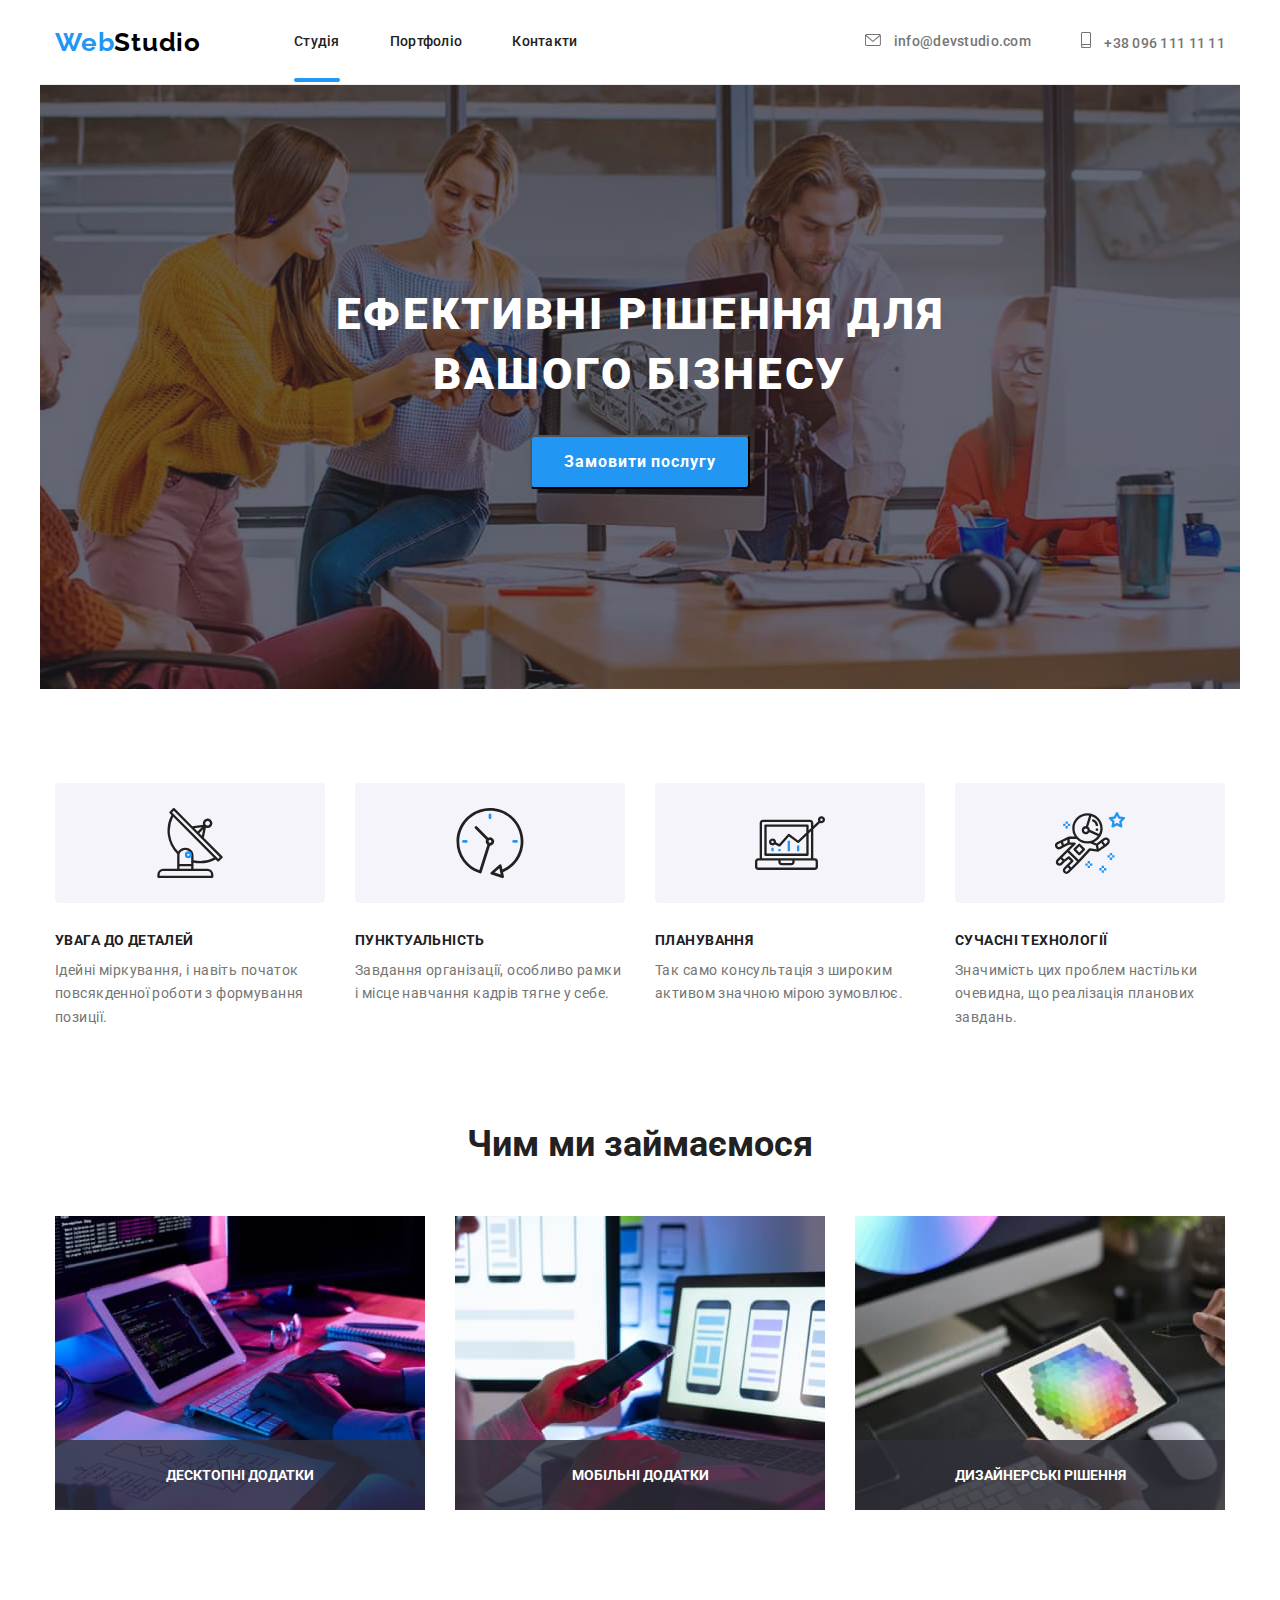
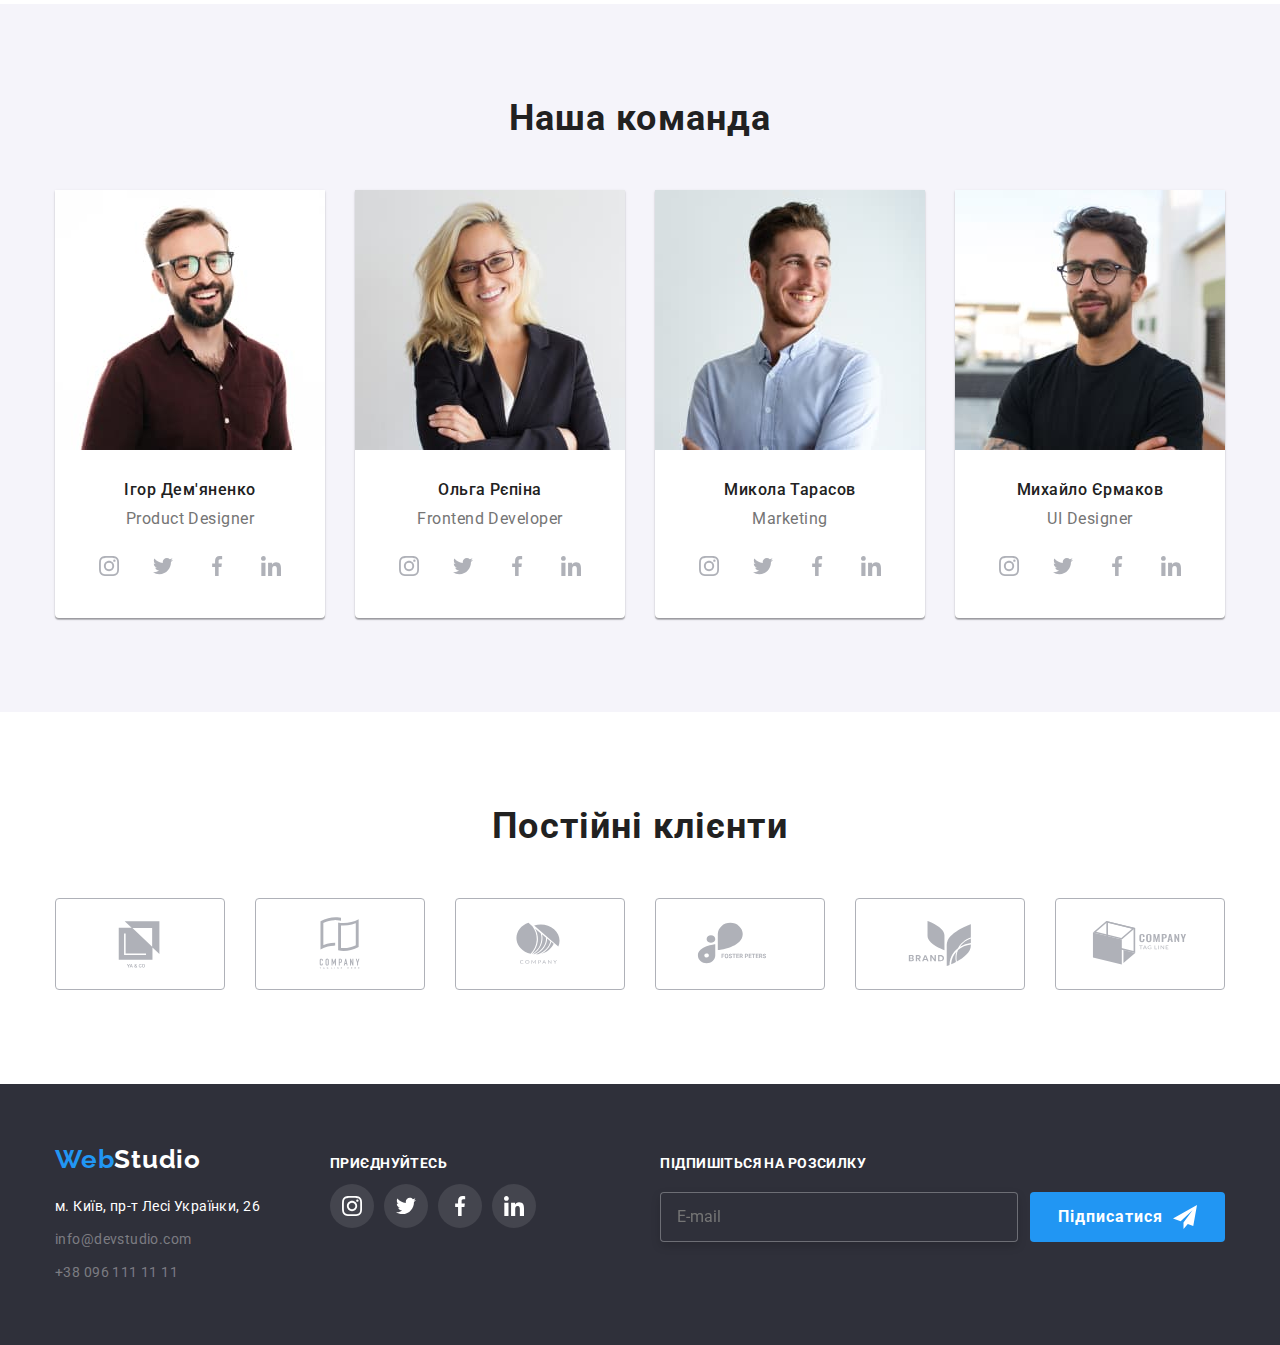
<file: index.html>
<!DOCTYPE html>
<html lang="uk">
  <head>
    <meta charset="UTF-8" />
    <meta http-equiv="X-UA-Compatible" content="IE=edge" />
    <meta name="viewport" content="width=device-width, initial-scale=1.0" />
    <title>WebStudio</title>
    <link
      rel="stylesheet"
      href="https://cdnjs.cloudflare.com/ajax/libs/modern-normalize/1.1.0/modern-normalize.min.css"
    />
    <link rel="stylesheet" href="./css/main.min.css" />
    <link rel="preconnect" href="https://fonts.googleapis.com" />
    <link rel="preconnect" href="https://fonts.gstatic.com" crossorigin />
    <link
      href="https://fonts.googleapis.com/css2?family=Raleway:wght@700&family=Roboto:wght@400;500;700;900&display=swap"
      rel="stylesheet"
    />
  </head>

  <body>
    <header class="header container">
      <div class="header__container">
        <nav class="header__nav">
          <a href="./index.html" class="logo"><span class="logo__text">Web</span>Studio</a>
          <ul class="header__menu list">
            <li class="header__item">
              <a href="#" class="header__link header__link--current">Студія</a>
            </li>
            <li class="header__item">
              <a href="./portfolio.html" class="header__link">Портфоліо</a>
            </li>
            <li class="header__item">
              <a href="#" class="header__link">Контакти</a>
            </li>
          </ul>
        </nav>
        <div class="contacts">
          <ul class="contacts__menu list">
            <li class="contacts__item">
              <a href="#" class="contacts__link">
                <svg class="contacts__icon" width="16" height="12">
                  <use href="./images/icons.svg#icon-envelope"></use>
                </svg>
                info@devstudio.com
              </a>
            </li>
            <li class="contacts__item">
              <a href="#" class="contacts__link"
                ><svg class="contacts__icon" width="10" height="16">
                  <use href="./images/icons.svg#icon-smartphone"></use>
                </svg>
                +38 096 111 11 11</a
              >
            </li>
          </ul>
        </div>
        <button class="header__burger-menu js-open-menu" type="button">
          <svg class="header__icon" width="40" height="40">
            <use href="./images/icons.svg#icon-menu"></use>
          </svg>
        </button>

        <div class="mobile-menu js-menu-container" id="mobile-menu">
          <div class="mobile-menu__container">
            <button class="mobile-menu__close-button js-close-menu" type="button">
              <svg width="40px" height="40px" class="mobile-menu__icon">
                <use href="./images/icons.svg#icon-close"></use>
              </svg>
            </button>
            <nav class="mobile-menu__navigation">
              <ul class="mobile-menu__nav">
                <li class="mobile-menu__nav-item">
                  <a class="mobile-menu__link mobile-menu__link--current" href="">Студія</a>
                </li>
                <li class="mobile-menu__nav-item">
                  <a class="mobile-menu__link" href="">Портфоліо</a>
                </li>
                <li class="mobile-menu__nav-item">
                  <a class="mobile-menu__link" href="">Контакти</a>
                </li>
              </ul>
            </nav>
            <ul class="mobile-menu__contacts">
              <li class="mobile-menu__contacts-item">
                <a class="mobile-menu__contacts-link mobile-menu__contacts-link--phone" href=""
                  >+38 096 111 11 11</a
                >
              </li>
              <li class="mobile-menu__contacts-item">
                <a class="mobile-menu__contacts-link" href="mailto:info@devstudio.com"
                  >info@devstudio.com</a
                >
              </li>
            </ul>
            <ul class="mobile-menu__social list">
              <li class="mobile-menu__social-item">
                <a class="mobile-menu__social-link" href="">Instagram</a>
              </li>
              <li class="mobile-menu__social-item">
                <a class="mobile-menu__social-link" href="">Twitter</a>
              </li>
              <li class="mobile-menu__social-item">
                <a class="mobile-menu__social-link" href="">Facebook</a>
              </li>
              <li class="mobile-menu__social-item">
                <a class="mobile-menu__social-link" href="">LinkedIn</a>
              </li>
            </ul>
          </div>
        </div>
      </div>
    </header>
    <main>
      <section class="hero container">
        <div class="hero__box">
          <h1 class="hero__title">Ефективні рішення для вашого бізнесу</h1>
          <button type="button" class="button" data-modal-open>Замовити послугу</button>
        </div>
      </section>
      <section class="features section">
        <div class="container">
          <h2 class="features__title-box visually-hidden">Наші переваги</h2>
          <ul class="features__menu list">
            <li class="features__item">
              <div class="features__list">
                <svg width="70" height="70">
                  <use href="./images/icons.svg#icon-antenna"></use>
                </svg>
              </div>
              <h3 class="features__title">Увага до деталей</h3>
              <p class="features__text">
                Ідейні міркування, і навіть початок повсякденної роботи з формування позиції.
              </p>
            </li>
            <li class="features__item">
              <div class="features__list">
                <svg width="70" height="70">
                  <use href="./images/icons.svg#icon-clock"></use>
                </svg>
              </div>
              <h3 class="features__title">Пунктуальність</h3>
              <p class="features__text">
                Завдання організації, особливо рамки і місце навчання кадрів тягне у себе.
              </p>
            </li>
            <li class="features__item">
              <div class="features__list">
                <svg width="70" height="70">
                  <use href="./images/icons.svg#icon-diagram"></use>
                </svg>
              </div>
              <h3 class="features__title">Планування</h3>
              <p class="features__text">
                Так само консультація з широким активом значною мірою зумовлює.
              </p>
            </li>
            <li class="features__item">
              <div class="features__list">
                <svg width="70" height="70">
                  <use href="./images/icons.svg#icon-astronaut"></use>
                </svg>
              </div>
              <h3 class="features__title">Сучасні технології</h3>
              <p class="features__text">
                Значимість цих проблем настільки очевидна, що реалізація планових завдань.
              </p>
            </li>
          </ul>
        </div>
      </section>
      <section class="work section">
        <div class="container">
          <h2 class="work__title">Чим ми займаємося</h2>
          <ul class="work__menu list">
            <li>
              <div class="work__activity">
                <img
                  srcset="./images/img1@2x.jpg 2x, ./images/img1.jpg 1x"
                  src="./images/img1.jpg"
                  alt="Людина пише код на планшеті з клавіатури"
                  width="370"
                />
                <p class="work__label">Десктопні додатки</p>
              </div>
            </li>
            <li>
              <div class="work__activity">
                <img
                  srcset="./images/img2@2x.jpg 2x, ./images/img2.jpg 1x"
                  src="./images/img2.jpg"
                  alt="Людина розробляє макет телефона на комп'ютері"
                  width="370"
                />
                <p class="work__label">Мобільні додатки</p>
              </div>
            </li>
            <li>
              <div class="work__activity">
                <img
                  srcset="./images/img3@2x.jpg 2x, ./images/img3.jpg 1x"
                  src="./images/img3.jpg"
                  alt="Людина працює на планшеті"
                  width="370"
                />
                <p class="work__label">Дизайнерські рішення</p>
              </div>
            </li>
          </ul>
        </div>
      </section>
      <section class="team section">
        <div class="container">
          <h2 class="team__title">Наша команда</h2>
          <ul class="team__menu list">
            <li class="team__image">
              <picture>
                <source
                  srcset="./images/img-team1-desktop@2x.jpg 2x, ./images/img-team1-desktop.jpg 1x"
                  type="image/jpg"
                  media="(min-width:1200px)"
                />
                <source
                  srcset="./images/img-team1-tablet@2x.jpg 2x"
                  type="image/jpg"
                  media="(min-width:768px)"
                />
                <source
                  srcset="./images/img-team1-mobile@2x.jpg 2x, ./images/img-team1-mobile.jpg 1x"
                  type="image/jpg"
                  media="(min-width:320px)"
                />

                <img
                  src="./images/img-team1-tablet.jpg"
                  alt="Чоловік в коричневій сорочці посміхається"
                />
              </picture>

              <div class="team__card">
                <h3 class="team__label">Ігор Дем'яненко</h3>
                <p class="team__subtitle">Product Designer</p>
                <ul class="social list">
                  <li class="social__item">
                    <a href="" class="social__link">
                      <svg class="social__icon" width="20" height="20">
                        <use href="./images/icons.svg#icon-instagram"></use>
                      </svg>
                    </a>
                  </li>
                  <li class="social__item">
                    <a href="" class="social__link">
                      <svg class="social__icon" width="20" height="20">
                        <use href="./images/icons.svg#icon-twitter"></use>
                      </svg>
                    </a>
                  </li>
                  <li class="social__item">
                    <a href="" class="social__link">
                      <svg class="social__icon" width="20" height="20">
                        <use href="./images/icons.svg#icon-facebook"></use>
                      </svg>
                    </a>
                  </li>
                  <li class="social__item">
                    <a href="" class="social__link">
                      <svg class="social__icon" width="20" height="20">
                        <use href="./images/icons.svg#icon-linkedin"></use>
                      </svg>
                    </a>
                  </li>
                </ul>
              </div>
            </li>
            <li class="team__image">
              <picture>
                <source
                  srcset="./images/img-team2-desktop@2x.jpg 2x, ./images/img-team2-desktop.jpg 1x"
                  type="image/jpg"
                  media="(min-width:1200px)"
                />
                <source
                  srcset="./images/img-team2-tablet@2x.jpg 2x"
                  type="image/jpg"
                  media="(min-width:768px)"
                />
                <source
                  srcset="./images/img-team2-mobile@2x.jpg 2x, ./images/img-team2-mobile.jpg 1x"
                  type="image/jpg"
                  media="(min-width:320px)"
                />

                <img
                  src="./images/img-team2-tablet.jpg"
                  alt="Чоловік в коричневій сорочці посміхається"
                />
              </picture>
              <div class="team__card">
                <h3 class="team__label">Ольга Рєпіна</h3>
                <p class="team__subtitle">Frontend Developer</p>
                <ul class="social list">
                  <li class="social__item">
                    <a href="" class="social__link">
                      <svg class="social__icon" width="20" height="20">
                        <use href="./images/icons.svg#icon-instagram"></use>
                      </svg>
                    </a>
                  </li>
                  <li class="social__item">
                    <a href="" class="social__link">
                      <svg class="social__icon" width="20" height="20">
                        <use href="./images/icons.svg#icon-twitter"></use>
                      </svg>
                    </a>
                  </li>
                  <li class="social__item">
                    <a href="" class="social__link">
                      <svg class="social__icon" width="20" height="20">
                        <use href="./images/icons.svg#icon-facebook"></use>
                      </svg>
                    </a>
                  </li>
                  <li class="social__item">
                    <a href="" class="social__link">
                      <svg class="social__icon" width="20" height="20">
                        <use href="./images/icons.svg#icon-linkedin"></use>
                      </svg>
                    </a>
                  </li>
                </ul>
              </div>
            </li>
            <li class="team__image">
              <picture>
                <source
                  srcset="./images/img-team3-desktop@2x.jpg 2x, ./images/img-team3-desktop.jpg 1x"
                  type="image/jpg"
                  media="(min-width:1200px)"
                />
                <source
                  srcset="./images/img-team3-tablet@2x.jpg 2x"
                  type="image/jpg"
                  media="(min-width:768px)"
                />
                <source
                  srcset="./images/img-team3-mobile@2x.jpg 2x, ./images/img-team3-mobile.jpg 1x"
                  type="image/jpg"
                  media="(min-width:320px)"
                />

                <img
                  src="./images/img-team3-tablet.jpg"
                  alt="Чоловік в коричневій сорочці посміхається"
                />
              </picture>
              <div class="team__card">
                <h3 class="team__label">Микола Тарасов</h3>
                <p class="team__subtitle">Marketing</p>
                <ul class="social list">
                  <li class="social__item">
                    <a href="" class="social__link">
                      <svg class="social__icon" width="20" height="20">
                        <use href="./images/icons.svg#icon-instagram"></use>
                      </svg>
                    </a>
                  </li>
                  <li class="social__item">
                    <a href="" class="social__link">
                      <svg class="social__icon" width="20" height="20">
                        <use href="./images/icons.svg#icon-twitter"></use>
                      </svg>
                    </a>
                  </li>
                  <li class="social__item">
                    <a href="" class="social__link">
                      <svg class="social__icon" width="20" height="20">
                        <use href="./images/icons.svg#icon-facebook"></use>
                      </svg>
                    </a>
                  </li>
                  <li class="social__item">
                    <a href="" class="social__link">
                      <svg class="social__icon" width="20" height="20">
                        <use href="./images/icons.svg#icon-linkedin"></use>
                      </svg>
                    </a>
                  </li>
                </ul>
              </div>
            </li>
            <li class="team__image">
              <picture>
                <source
                  srcset="./images/img-team4-desktop@2x.jpg 2x, ./images/img-team4-desktop.jpg 1x"
                  type="image/jpg"
                  media="(min-width:1200px)"
                />
                <source
                  srcset="./images/img-team4-tablet@2x.jpg 2x"
                  type="image/jpg"
                  media="(min-width:768px)"
                />
                <source
                  srcset="./images/img-team4-mobile@2x.jpg 2x, ./images/img-team4-mobile.jpg 1x"
                  type="image/jpg"
                  media="(min-width:320px)"
                />
                <img
                  src="./images/img-team4-tablet.jpg"
                  alt="Чоловік в коричневій сорочці посміхається"
                />
              </picture>
              <div class="team__card">
                <h3 class="team__label">Михайло Єрмаков</h3>
                <p class="team__subtitle">UI Designer</p>
                <ul class="social list">
                  <li class="social__item">
                    <a href="" class="social__link">
                      <svg class="social__icon" width="20" height="20">
                        <use href="./images/icons.svg#icon-instagram"></use>
                      </svg>
                    </a>
                  </li>
                  <li class="social__item">
                    <a href="" class="social__link">
                      <svg class="social__icon" width="20" height="20">
                        <use href="./images/icons.svg#icon-twitter"></use>
                      </svg>
                    </a>
                  </li>
                  <li class="social__item">
                    <a href="" class="social__link">
                      <svg class="social__icon" width="20" height="20">
                        <use href="./images/icons.svg#icon-facebook"></use>
                      </svg>
                    </a>
                  </li>
                  <li class="social__item">
                    <a href="" class="social__link">
                      <svg class="social__icon" width="20" height="20">
                        <use href="./images/icons.svg#icon-linkedin"></use>
                      </svg>
                    </a>
                  </li>
                </ul>
              </div>
            </li>
          </ul>
        </div>
      </section>
      <section class="clients section">
        <div class="container">
          <h2 class="clients__title">Постійні клієнти</h2>
          <ul class="clients__menu list">
            <li class="clients__item">
              <a href="" class="clients__link">
                <svg class="clients__icon" width="106" height="60">
                  <use href="./images/icons.svg#icon-Logo"></use>
                </svg>
              </a>
            </li>
            <li class="clients__item">
              <a href="" class="clients__link">
                <svg class="clients__icon" width="106" height="60">
                  <use href="./images/icons.svg#icon-Logo1"></use>
                </svg>
              </a>
            </li>
            <li class="clients__item">
              <a href="" class="clients__link">
                <svg class="clients__icon" width="106" height="60">
                  <use href="./images/icons.svg#icon-Logo2"></use>
                </svg>
              </a>
            </li>
            <li class="clients__item">
              <a href="" class="clients__link">
                <svg class="clients__icon" width="106" height="60">
                  <use href="./images/icons.svg#icon-Logo3"></use>
                </svg>
              </a>
            </li>
            <li class="clients__item">
              <a href="" class="clients__link">
                <svg class="clients__icon" width="106" height="60">
                  <use href="./images/icons.svg#icon-Logo4"></use>
                </svg>
              </a>
            </li>
            <li class="clients__item">
              <a href="" class="clients__link"
                ><svg class="clients__icon" width="106" height="60">
                  <use href="./images/icons.svg#icon-Logo5"></use>
                </svg>
              </a>
            </li>
          </ul>
        </div>
      </section>
    </main>
    <footer class="footer">
      <div class="container">
        <div class="footer__container">
          <div class="footer__adress-tablet">
            <div class="footer__adress">
              <a href="./index.html" class="footer__logo"
                ><span class="footer__text">Web</span>Studio</a
              >
              <address>
                <ul class="footer__items list">
                  <li class="footer__item">
                    <a
                      href="https://goo.gl/maps/CPtrU1FHBa2aNyZL9"
                      target="_blank"
                      rel="noopener noreferrer nofollow"
                      class="footer__link footer__link--painted"
                      >м. Київ, пр-т Лесі Українки, 26</a
                    >
                  </li>
                  <li class="footer__item">
                    <a href="#" class="footer__link">info@devstudio.com</a>
                  </li>
                  <li class="footer__item">
                    <a href="#" class="footer__link">+38 096 111 11 11</a>
                  </li>
                </ul>
              </address>
            </div>
            <div class="social__container">
              <h3 class="social__title">Приєднуйтесь</h3>
              <ul class="social list">
                <li class="social__item">
                  <a href="" class="social__link social__link--painted">
                    <svg class="social__icon social__icon--painted" width="20" height="20">
                      <use href="./images/icons.svg#icon-instagram2"></use>
                    </svg>
                  </a>
                </li>
                <li class="social__item">
                  <a href="" class="social__link social__link--painted">
                    <svg class="social__icon social__icon--painted" width="20" height="20">
                      <use href="./images/icons.svg#icon-twitter2"></use>
                    </svg>
                  </a>
                </li>
                <li class="social__item">
                  <a href="" class="social__link social__link--painted">
                    <svg class="social__icon social__icon--painted" width="20" height="20">
                      <use href="./images/icons.svg#icon-facebook2"></use>
                    </svg>
                  </a>
                </li>
                <li class="social__item">
                  <a href="" class="social__link social__link--painted">
                    <svg class="social__icon social__icon--painted" width="20" height="20">
                      <use href="./images/icons.svg#icon-linkedin2"></use>
                    </svg>
                  </a>
                </li>
              </ul>
            </div>
          </div>

          <div class="footer-form">
            <p class="footer-form__title">Підпишіться на розсилку</p>
            <form class="footer-form__label" name="footer-form">
              <input
                class="footer-form__input"
                id="email-name"
                type="email"
                name="email-name"
                placeholder="E-mail"
              />
              <button type="submit" class="footer-form__button">
                Підписатися
                <svg class="footer-form__icon" width="24px" height="24px">
                  <use href="./images/icons.svg#icon-telegram3"></use>
                </svg>
              </button>
            </form>
          </div>
        </div>
      </div>
    </footer>
    <div class="backdrop is-hidden" data-modal>
      <div class="modal">
        <button class="modal__button" type="button" data-modal-close>
          <svg width="18px" height="18px" class="modal__icon">
            <use href="./images/icons.svg#icon-close"></use>
          </svg>
        </button>
        <div class="form">
          <h2 class="form__title">Залиште свої дані, ми вам передзвонимо</h2>
          <form name="contact-form">
            <label class="form__label" for="person-name">Ім'я</label>
            <div class="form__control">
              <input class="form__input" id="person-name" type="text" name="person-name" />
              <svg class="form__icon" width="16px" height="16px">
                <use href="./images/icons.svg#icon-person"></use>
              </svg>
            </div>
            <label class="form__label" for="phone-name">Телефон</label>
            <div class="form__control">
              <input class="form__input" id="phone-name" type="tel" name="phone-name" />
              <svg class="form__icon" width="16px" height="16px">
                <use href="./images/icons.svg#icon-phone"></use>
              </svg>
            </div>
            <label class="form__label" for="mail-name">Пошта</label>
            <div class="form__control">
              <input class="form__input" id="mail-name" type="email" name="mail-name" />
              <svg class="form__icon" width="16px" height="16px">
                <use href="./images/icons.svg#icon-mail"></use>
              </svg>
            </div>
            <label class="form__label" for="person-comment">Коментар</label>
            <textarea
              class="form__textarea"
              name="person-comment"
              id="person-comment"
              placeholder="Введіть текст"
            ></textarea>
            <div class="checkbox__container">
              <label class="checkbox__label" for="terms-checkbox">
                <input
                  class="checkbox__input"
                  id="terms-checkbox"
                  type="checkbox"
                  name="terms-checkbox"
                />
                <span class="checkbox__border">
                  <svg class="checkbox__icon">
                    <use href="./images/icons.svg#icon-check"></use>
                  </svg>
                </span>
                Погоджуюся з розсилкою та приймаю
                <a href="#">Умови договору</a>
              </label>
            </div>
            <div class="checkbox__btn">
              <button type="submit" class="checkbox__button">Відправити</button>
            </div>
          </form>
        </div>
      </div>
    </div>
    <script src="./js/modal.js"></script>
    <script defer src="js/mobile-menu.js"></script>
  </body>
</html>
</file>
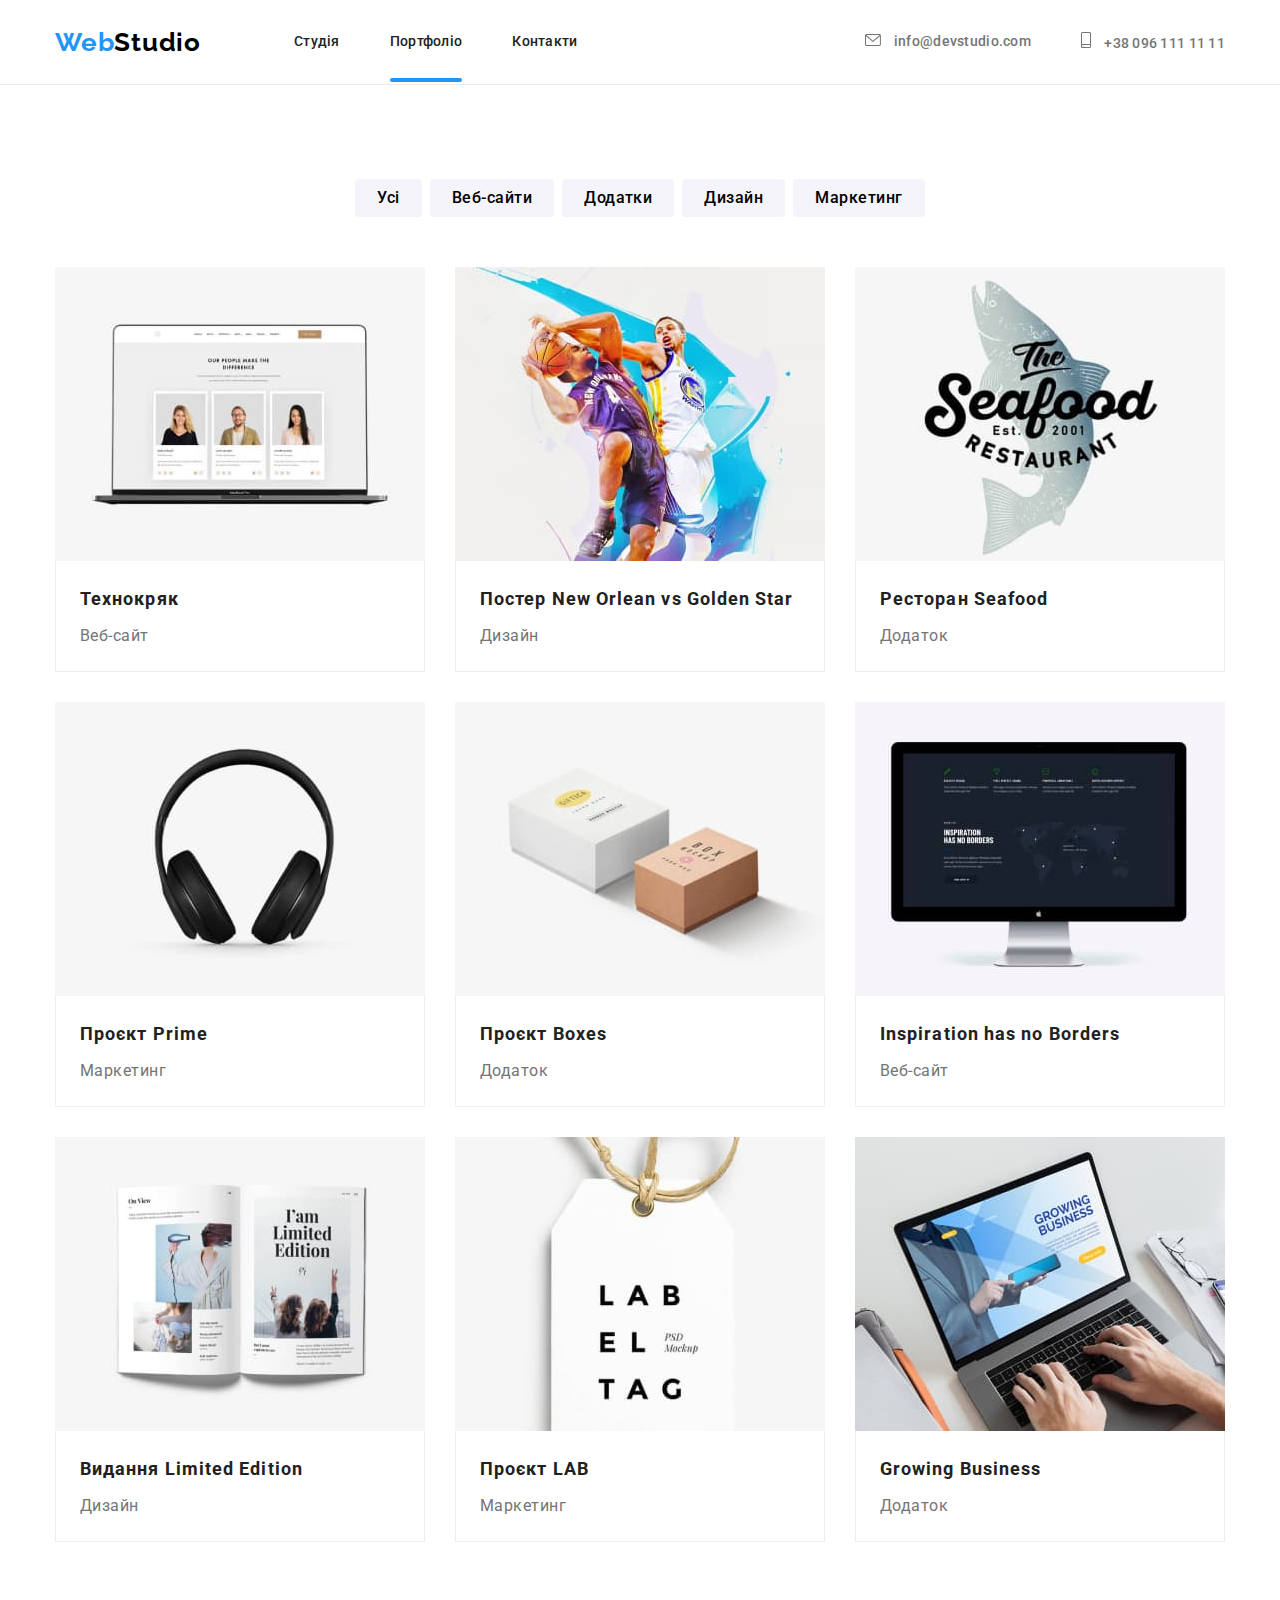
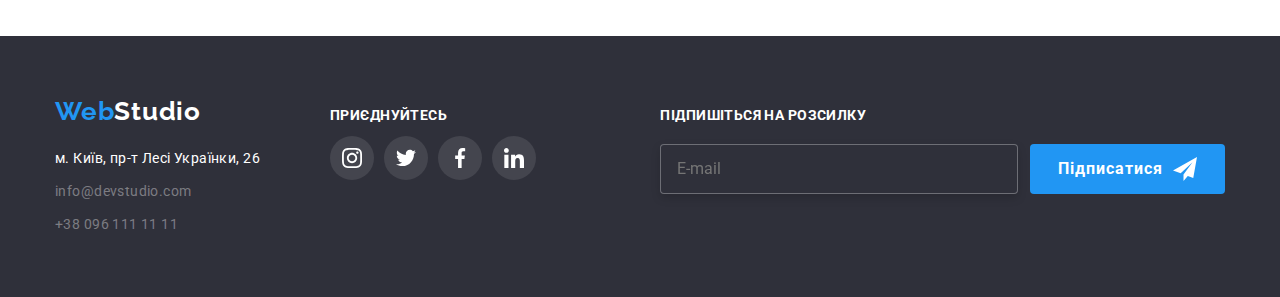
<file: portfolio.html>
<!DOCTYPE html>
<html lang="uk">
  <head>
    <meta charset="UTF-8" />
    <meta http-equiv="X-UA-Compatible" content="IE=edge" />
    <meta name="viewport" content="width=device-width, initial-scale=1.0" />
    <title>WebStudio</title>
    <link
      rel="stylesheet"
      href="https://cdnjs.cloudflare.com/ajax/libs/modern-normalize/1.1.0/modern-normalize.min.css"
    />
    <link rel="stylesheet" href="./css/main.min.css" />
    <link rel="preconnect" href="https://fonts.googleapis.com" />
    <link rel="preconnect" href="https://fonts.gstatic.com" crossorigin />
    <link
      href="https://fonts.googleapis.com/css2?family=Raleway:wght@700&family=Roboto:wght@400;500;700;900&display=swap"
      rel="stylesheet"
    />
  </head>

  <body>
    <header class="header">
      <div class="container">
        <div class="header__container">
          <nav class="header__nav">
            <a href="./index.html" class="logo"><span class="logo__text">Web</span>Studio</a>
            <ul class="header__menu list">
              <li class="header__item">
                <a href="./index.html" class="header__link">Студія</a>
              </li>
              <li class="header__item">
                <a href="#" class="header__link header__link--current">Портфоліо</a>
              </li>
              <li class="header__item">
                <a href="#" class="header__link">Контакти</a>
              </li>
            </ul>
          </nav>
          <div class="contacts">
            <ul class="contacts__menu list">
              <li class="contacts__item">
                <a href="#" class="contacts__link">
                  <svg class="contacts__icon" width="16" height="12">
                    <use href="./images/icons.svg#icon-envelope"></use>
                  </svg>
                  info@devstudio.com
                </a>
              </li>
              <li class="contacts__item">
                <a href="#" class="contacts__link"
                  ><svg class="contacts__icon" width="10" height="16">
                    <use href="./images/icons.svg#icon-smartphone"></use>
                  </svg>
                  +38 096 111 11 11</a
                >
              </li>
            </ul>
          </div>
        </div>
      </div>
    </header>
    <main>
      <section class="section">
        <h1 class="visually-hidden">Портфоліо</h1>
        <div class="container">
          <ul class="filter list">
            <li class="filter__item"><button type="button" class="filter__button">Усі</button></li>
            <li class="filter__item">
              <button type="button" class="filter__button">Веб-сайти</button>
            </li>
            <li class="filter__item">
              <button type="button" class="filter__button">Додатки</button>
            </li>
            <li class="filter__item">
              <button type="button" class="filter__button">Дизайн</button>
            </li>
            <li class="filter__item">
              <button type="button" class="filter__button">Маркетинг</button>
            </li>
          </ul>
          <h2 class="visually-hidden">Роботи</h2>

          <ul class="products list">
            <li class="products__item">
              <a href="" class="products__link">
                <div class="products__box">
                  <div class="products__thumb">
                    <img
                      src="./images/imgp1.jpg"
                      alt="Ноут на екрані якого 3 анкети з фото"
                      width="370"
                    />
                    <div class="products__description">
                      <p>
                        Ресурс пропонує комплексні пропозиції з різним рівнем функціоналу та
                        сервісів. все це дозволить відвідувачу отримати вичерпні відомості про
                        компанію чи приватну особу.
                      </p>
                    </div>
                  </div>
                  <div class="products__name">
                    <h3 class="products__title">Технокряк</h3>
                    <p class="products__subtitle">Веб-сайт</p>
                  </div>
                </div>
              </a>
            </li>
            <li class="products__item">
              <a href="" class="products__link">
                <div class="products__box">
                  <div class="products__thumb">
                    <img src="./images/imgp2.jpg" alt="Чоловіки грають в баскетбол" width="370" />
                    <div class="products__description">
                      <p>
                        Ресурс пропонує комплексні пропозиції з різним рівнем функціоналу та
                        сервісів. все це дозволить відвідувачу отримати вичерпні відомості про
                        компанію чи приватну особу.
                      </p>
                    </div>
                  </div>
                  <div class="products__name">
                    <h3 class="products__title">Постер New Orlean vs Golden Star</h3>
                    <p class="products__subtitle">Дизайн</p>
                  </div>
                </div>
              </a>
            </li>
            <li class="products__item">
              <a href="" class="products__link">
                <div class="products__box">
                  <div class="products__thumb">
                    <img src="./images/imgp3.jpg" alt="Картинка з рибою" width="370" />
                    <div class="products__description">
                      <p>
                        Ресурс пропонує комплексні пропозиції з різним рівнем функціоналу та
                        сервісів. все це дозволить відвідувачу отримати вичерпні відомості про
                        компанію чи приватну особу.
                      </p>
                    </div>
                  </div>
                  <div class="products__name">
                    <h3 class="products__title">Ресторан Seafood</h3>
                    <p class="products__subtitle">Додаток</p>
                  </div>
                </div>
              </a>
            </li>
            <li class="products__item">
              <a href="" class="products__link">
                <div class="products__box">
                  <div class="products__thumb">
                    <img src="./images/imgp4.jpg" alt="Наушники" width="370" />
                    <div class="products__description">
                      <p>
                        Ресурс пропонує комплексні пропозиції з різним рівнем функціоналу та
                        сервісів. все це дозволить відвідувачу отримати вичерпні відомості про
                        компанію чи приватну особу.
                      </p>
                    </div>
                  </div>
                  <div class="products__name">
                    <h3 class="products__title">Проєкт Prime</h3>
                    <p class="products__subtitle">Маркетинг</p>
                  </div>
                </div>
              </a>
            </li>
            <li class="products__item">
              <a href="" class="products__link">
                <div class="products__box">
                  <div class="products__thumb">
                    <img src="./images/imgp5.jpg" alt="Дві коробки різного кольору" width="370" />
                    <div class="products__description">
                      <p>
                        Ресурс пропонує комплексні пропозиції з різним рівнем функціоналу та
                        сервісів. все це дозволить відвідувачу отримати вичерпні відомості про
                        компанію чи приватну особу.
                      </p>
                    </div>
                  </div>
                  <div class="products__name">
                    <h3 class="products__title">Проєкт Boxes</h3>
                    <p class="products__subtitle">Додаток</p>
                  </div>
                </div>
              </a>
            </li>
            <li class="products__item">
              <a href="" class="products__link">
                <div class="products__box">
                  <div class="products__thumb">
                    <img
                      src="./images/imgp6.jpg"
                      alt="Монітор з зображенням карти світу"
                      width="370"
                    />
                    <div class="products__description">
                      <p>
                        Ресурс пропонує комплексні пропозиції з різним рівнем функціоналу та
                        сервісів. все це дозволить відвідувачу отримати вичерпні відомості про
                        компанію чи приватну особу.
                      </p>
                    </div>
                  </div>
                  <div class="products__name">
                    <h3 class="products__title">Inspiration has no Borders</h3>
                    <p class="products__subtitle">Веб-сайт</p>
                  </div>
                </div>
              </a>
            </li>
            <li class="products__item">
              <a href="" class="products__link">
                <div class="products__box">
                  <div class="products__thumb">
                    <img src="./images/imgp7.jpg" alt="Відкрита книга з картинками" width="370" />
                    <div class="products__description">
                      <p>
                        Ресурс пропонує комплексні пропозиції з різним рівнем функціоналу та
                        сервісів. все це дозволить відвідувачу отримати вичерпні відомості про
                        компанію чи приватну особу.
                      </p>
                    </div>
                  </div>
                  <div class="products__name">
                    <h3 class="products__title">Видання Limited Edition</h3>
                    <p class="products__subtitle">Дизайн</p>
                  </div>
                </div>
              </a>
            </li>
            <li class="products__item">
              <a href="" class="products__link">
                <div class="products__box">
                  <div class="products__thumb">
                    <img src="./images/imgp8.jpg" alt="Бейжик з написом та стрічкою" width="370" />
                    <div class="products__description">
                      <p>
                        Ресурс пропонує комплексні пропозиції з різним рівнем функціоналу та
                        сервісів. все це дозволить відвідувачу отримати вичерпні відомості про
                        компанію чи приватну особу.
                      </p>
                    </div>
                  </div>
                  <div class="products__name">
                    <h3 class="products__title">Проєкт LAB</h3>
                    <p class="products__subtitle">Маркетинг</p>
                  </div>
                </div>
              </a>
            </li>
            <li class="products__item">
              <a href="" class="products__link">
                <div class="products__box">
                  <div class="products__thumb">
                    <img src="./images/imgp9.jpg" alt="Чоловік друкує на ноутбуці" width="370" />
                    <div class="products__description">
                      <p>
                        Ресурс пропонує комплексні пропозиції з різним рівнем функціоналу та
                        сервісів. все це дозволить відвідувачу отримати вичерпні відомості про
                        компанію чи приватну особу.
                      </p>
                    </div>
                  </div>
                  <div class="products__name">
                    <h3 class="products__title">Growing Business</h3>
                    <p class="products__subtitle">Додаток</p>
                  </div>
                </div>
              </a>
            </li>
          </ul>
        </div>
      </section>
    </main>
    <footer class="footer">
      <div class="container">
        <div class="footer__container">
          <div class="footer__adress-tablet">
            <div class="footer__adress">
              <a href="./index.html" class="footer__logo"
                ><span class="footer__text">Web</span>Studio</a
              >
              <address>
                <ul class="footer__items list">
                  <li class="footer__item">
                    <a
                      href="https://goo.gl/maps/CPtrU1FHBa2aNyZL9"
                      target="_blank"
                      rel="noopener noreferrer nofollow"
                      class="footer__link footer__link--painted"
                      >м. Київ, пр-т Лесі Українки, 26</a
                    >
                  </li>
                  <li class="footer__item">
                    <a href="#" class="footer__link">info@devstudio.com</a>
                  </li>
                  <li class="footer__item">
                    <a href="#" class="footer__link">+38 096 111 11 11</a>
                  </li>
                </ul>
              </address>
            </div>
            <div class="social__container">
              <h3 class="social__title">Приєднуйтесь</h3>
              <ul class="social list">
                <li class="social__item">
                  <a href="" class="social__link social__link--painted">
                    <svg class="social__icon social__icon--painted" width="20" height="20">
                      <use href="./images/icons.svg#icon-instagram2"></use>
                    </svg>
                  </a>
                </li>
                <li class="social__item">
                  <a href="" class="social__link social__link--painted">
                    <svg class="social__icon social__icon--painted" width="20" height="20">
                      <use href="./images/icons.svg#icon-twitter2"></use>
                    </svg>
                  </a>
                </li>
                <li class="social__item">
                  <a href="" class="social__link social__link--painted">
                    <svg class="social__icon social__icon--painted" width="20" height="20">
                      <use href="./images/icons.svg#icon-facebook2"></use>
                    </svg>
                  </a>
                </li>
                <li class="social__item">
                  <a href="" class="social__link social__link--painted">
                    <svg class="social__icon social__icon--painted" width="20" height="20">
                      <use href="./images/icons.svg#icon-linkedin2"></use>
                    </svg>
                  </a>
                </li>
              </ul>
            </div>
          </div>

          <div class="footer-form">
            <p class="footer-form__title">Підпишіться на розсилку</p>
            <form class="footer-form__label" name="footer-form">
              <input
                class="footer-form__input"
                id="email-name"
                type="email"
                name="email-name"
                placeholder="E-mail"
              />
              <button type="submit" class="footer-form__button">
                Підписатися
                <svg class="footer-form__icon" width="24px" height="24px">
                  <use href="./images/icons.svg#icon-telegram3"></use>
                </svg>
              </button>
            </form>
          </div>
        </div>
      </div>
    </footer>
  </body>
</html>
</file>
<file: css/main.min.css>
:root{--primary-white-color: #FFFFFF;--primary-text-color: #212121;--secondary-text-color: #000;--title-text-color: #757575;--footer-text-color:#FFFFFF60;--accent-color: #2196F3;--secondary-fon-color: #F5F4FA;--section-fon-color: #2F303A;--button-hover-color: #2196F350}body{background-color:var(--primary-white-color);color:var(--primary-text-color);font-family:"Roboto","Raleway","Oleo Script",sans-serif}h1,h2,h3,h4,h5,h6,p,ul{padding:0;margin:0}img{display:block;max-width:100%;height:auto}.list{list-style:none}.section{padding:60px 0}@media(min-width: 1200px){.section{padding:94px 0}}.visually-hidden{position:absolute;white-space:nowrap;width:1px;height:1px;overflow:hidden;border:0;padding:0;clip:rect(0 0 0 0);-webkit-clip-path:inset(50%);clip-path:inset(50%);margin:-1px}.clients__title{font-weight:700;font-size:28px;line-height:1.18;letter-spacing:.03em;margin-bottom:30px;text-align:center}@media(min-width: 1200px){.clients__title{font-size:36px;line-height:1.166;margin-bottom:50px}}.clients__menu{display:-webkit-box;display:-ms-flexbox;display:flex;-ms-flex-wrap:wrap;flex-wrap:wrap;-webkit-box-pack:center;-ms-flex-pack:center;justify-content:center;gap:30px}@media(min-width: 1200px){.clients__menu{-webkit-box-pack:justify;-ms-flex-pack:justify;justify-content:space-between}}.clients__item{width:210px;height:92px}@media(min-width: 768px){.clients__item{width:226px;height:92px}}@media(min-width: 1200px){.clients__item{width:170px;height:92px}}.clients__link{width:100%;height:100%;display:-webkit-box;display:-ms-flexbox;display:flex;-webkit-box-align:center;-ms-flex-align:center;align-items:center;-webkit-box-pack:center;-ms-flex-pack:center;justify-content:center;border-radius:4px;color:#afb1b8;border:1px solid #afb1b8;-webkit-transition:color 250ms cubic-bezier(0.4, 0, 0.2, 1),border 250ms cubic-bezier(0.4, 0, 0.2, 1);transition:color 250ms cubic-bezier(0.4, 0, 0.2, 1),border 250ms cubic-bezier(0.4, 0, 0.2, 1)}.clients__link:hover,.clients__link:focus{color:var(--accent-color);border:1px solid var(--accent-color)}.clients__icon{fill:currentColor}.container{padding-left:15px;padding-right:15px;margin-left:auto;margin-right:auto}@media(min-width: 480px){.container{width:480px}}@media(min-width: 768px){.container{width:768px}}@media(min-width: 1200px){.container{width:1200px}}@media(min-width: 1200px){.features{padding-bottom:0}}.features__title{margin-bottom:10px;font-weight:700;font-size:14px;line-height:1.14;letter-spacing:.03em;text-transform:uppercase}@media(max-width: 767px){.features__title{display:-webkit-box;display:-ms-flexbox;display:flex;-webkit-box-pack:center;-ms-flex-pack:center;justify-content:center}}@media(max-width: 768px){.features__item{margin-bottom:30px}.features__item:last-child{margin-bottom:0}}@media(min-width: 768px){.features__item{max-width:354px}}@media(min-width: 1200px){.features__item{max-width:270px}}@media(min-width: 480px){.features__menu{display:-webkit-box;display:-ms-flexbox;display:flex;-ms-flex-wrap:wrap;flex-wrap:wrap;-webkit-box-pack:center;-ms-flex-pack:center;justify-content:center;-webkit-box-align:start;-ms-flex-align:start;align-items:flex-start;gap:30px}}.features__text{color:var(--title-text-color);font-size:14px;line-height:1.7;letter-spacing:.03em}.features__list{display:-webkit-box;display:-ms-flexbox;display:flex;-webkit-box-align:center;-ms-flex-align:center;align-items:center;-webkit-box-pack:center;-ms-flex-pack:center;justify-content:center;max-width:450px;height:120px;background-color:var(--secondary-fon-color);border-radius:4px;margin-bottom:30px}.footer{background-color:var(--section-fon-color);padding:60px 0px}@media(min-width: 1200px){.footer__container{display:-webkit-box;display:-ms-flexbox;display:flex;-webkit-box-align:baseline;-ms-flex-align:baseline;align-items:baseline}}.footer__adress-tablet{margin-right:auto}@media(min-width: 768px){.footer__adress-tablet{display:-webkit-box;display:-ms-flexbox;display:flex;-ms-flex-pack:distribute;justify-content:space-around;-webkit-box-align:start;-ms-flex-align:start;align-items:flex-start;-webkit-box-align:baseline;-ms-flex-align:baseline;align-items:baseline}}@media(min-width: 1200px){.footer__adress-tablet{-webkit-box-align:baseline;-ms-flex-align:baseline;align-items:baseline}}@media(max-width: 1199px){.footer__adress-tablet{margin-bottom:60px}}@media(max-width: 767px){.footer__adress{margin-bottom:60px}}@media(min-width: 1200px){.footer__adress{margin-right:70px}}.footer__logo{font-family:"Raleway";font-weight:700;font-size:26px;line-height:1.19;text-decoration:none;letter-spacing:.03em;color:var(--primary-white-color)}@media(max-width: 1200px){.footer__logo{display:table;margin-right:auto;margin-left:auto}}.footer__text{display:inline-block;color:var(--accent-color);margin-bottom:20px}.footer__item:not(:last-child){margin-bottom:9px}.footer__link{color:var(--footer-text-color);font-style:normal;font-size:14px;line-height:1.714;text-decoration:none;letter-spacing:.03em;margin-bottom:9px;-webkit-transition:color 250ms cubic-bezier(0.4, 0, 0.2, 1);transition:color 250ms cubic-bezier(0.4, 0, 0.2, 1)}.footer__link--painted{color:var(--primary-white-color)}.footer__link:hover,.footer__link:focus{color:var(--accent-color)}@media(max-width: 1199px){.footer__link{display:table;margin-right:auto;margin-left:auto}}@media(max-width: 767px){.social__container{margin-bottom:60px}}.social__title{font-weight:700;font-size:14px;line-height:1.14px;letter-spacing:.03em;text-transform:uppercase;margin-bottom:20px;color:var(--primary-white-color)}@media(max-width: 1199px){.social__title{display:table;margin-right:auto;margin-left:auto}}.social__link--painted{background-color:rgba(255,255,255,.1)}.social__icon--painted{color:var(--primary-white-color)}.footer-form__title{font-weight:700;font-size:14px;line-height:1.14;letter-spacing:.03em;text-transform:uppercase;color:var(--primary-white-color);margin-bottom:20px}@media(max-width: 1199px){.footer-form__title{display:table;margin-right:auto;margin-left:auto}}.footer-form__label{display:-webkit-box;display:-ms-flexbox;display:flex;gap:12px}@media(max-width: 1199px){.footer-form__label{-webkit-box-orient:vertical;-webkit-box-direction:normal;-ms-flex-direction:column;flex-direction:column;-ms-flex-line-pack:center;align-content:center;-webkit-box-align:center;-ms-flex-align:center;align-items:center;gap:20px}}.footer-form__input{width:100%;height:50px;padding:15px 16px;border:1px solid rgba(255,255,255,.3);-webkit-filter:drop-shadow(0px 4px 4px rgba(0, 0, 0, 0.15));filter:drop-shadow(0px 4px 4px rgba(0, 0, 0, 0.15));border-radius:4px;background-color:var(--section-fon-color);color:rgba(255,255,255,.6);outline:none;-webkit-transition:border-color 250ms cubic-bezier(0.4, 0, 0.2, 1);transition:border-color 250ms cubic-bezier(0.4, 0, 0.2, 1)}.footer-form__input:hover,.footer-form__input:focus{border-color:var(--accent-color)}@media(max-width: 1199px){.footer-form__input{max-width:450px}}@media(min-width: 1200px){.footer-form__input{width:358px}}.footer-form__button{display:-webkit-box;display:-ms-flexbox;display:flex;-webkit-box-align:center;-ms-flex-align:center;align-items:center;text-align:center;padding:10px 28px;font-weight:700;font-size:16px;line-height:30px;letter-spacing:.06em;border:0;border-radius:4px;color:var(--primary-white-color);background-color:var(--accent-color);fill:var(--primary-white-color);cursor:pointer;-webkit-transition:-webkit-box-shadow 250ms cubic-bezier(0.4, 0, 0.2, 1);transition:-webkit-box-shadow 250ms cubic-bezier(0.4, 0, 0.2, 1);transition:box-shadow 250ms cubic-bezier(0.4, 0, 0.2, 1);transition:box-shadow 250ms cubic-bezier(0.4, 0, 0.2, 1), -webkit-box-shadow 250ms cubic-bezier(0.4, 0, 0.2, 1)}.footer-form__button:hover,.footer-form__button:focus{-webkit-box-shadow:0px 4px 4px rgba(0,0,0,.15);box-shadow:0px 4px 4px rgba(0,0,0,.15)}.footer-form__icon{margin-left:10px}.header{border-bottom:1px solid #ececec}.header__container{display:-webkit-box;display:-ms-flexbox;display:flex;-webkit-box-align:center;-ms-flex-align:center;align-items:center;-webkit-box-pack:center;-ms-flex-pack:center;justify-content:center}.header__nav{display:-webkit-box;display:-ms-flexbox;display:flex;-webkit-box-align:center;-ms-flex-align:center;align-items:center;-webkit-box-pack:center;-ms-flex-pack:center;justify-content:center}.header__link{position:relative;display:block;padding-top:32px;padding-bottom:32px;color:var(--primary-text-color);font-weight:500;font-size:14px;line-height:1.14;text-decoration:none;letter-spacing:.02em;-webkit-transition:color 250ms cubic-bezier(0.4, 0, 0.2, 1);transition:color 250ms cubic-bezier(0.4, 0, 0.2, 1)}.header__link--current::after{content:"";position:absolute;left:0;bottom:0;display:block;width:100%;height:4px;border-radius:2px;background-color:var(--accent-color)}.header__link:hover,.header__link:focus{color:var(--accent-color)}.header__burger-menu{padding:0;background-color:var(--primary-white-color);border:0px;top:10px;right:15px}@media(min-width: 768px){.header__burger-menu{display:none}}.header__menu{display:none;margin-left:93px}@media(min-width: 768px){.header__menu{display:-webkit-box;display:-ms-flexbox;display:flex}}.header__item:not(:last-child){margin-right:50px}.header__icon{width:40px;height:40px}.logo{color:var(--secondary-text-color);font-family:"Raleway";font-weight:700;font-size:24px;line-height:1.166;text-decoration:none;letter-spacing:.03em}@media(min-width: 1200px){.logo{font-size:26px;line-height:1.19}}.logo__text{display:inline-block;color:var(--accent-color)}.contacts{margin-left:auto}.contacts__menu{-webkit-box-align:center;-ms-flex-align:center;align-items:center}@media(max-width: 767px){.contacts__menu{display:none}}@media(min-width: 1200px){.contacts__menu{display:-webkit-box;display:-ms-flexbox;display:flex}}@media(max-width: 1199px){.contacts__item{margin-bottom:10px}}@media(min-width: 1200px){.contacts__item:not(:last-child){margin-right:50px}}.contacts__link{display:block;color:var(--title-text-color);font-weight:500;font-size:12px;line-height:1.17;text-decoration:none;letter-spacing:.02em;-webkit-transition:color 250ms cubic-bezier(0.4, 0, 0.2, 1);transition:color 250ms cubic-bezier(0.4, 0, 0.2, 1)}.contacts__link:hover,.contacts__link:focus{color:var(--accent-color)}@media(min-width: 1200px){.contacts__link{font-size:14px;line-height:1.14;padding-top:32px;padding-bottom:32px}}.contacts__icon{margin-right:10px;fill:currentColor}.hero{max-width:1600px;height:auto;background-color:var(--section-fon-color);text-align:center;background-size:cover;background-position:center;background-image:-webkit-gradient(linear, left top, right top, from(rgba(47, 48, 58, 0.4)), to(rgba(47, 48, 58, 0.4))),url(../images/img-hero-mobile.jpg);background-image:linear-gradient(to right, rgba(47, 48, 58, 0.4), rgba(47, 48, 58, 0.4)),url(../images/img-hero-mobile.jpg);background-repeat:no-repeat}@media(min-device-pixel-ratio: 2),(-webkit-min-device-pixel-ratio: 2),(min-resolution: 192dpi),(min-resolution: 2dppx){.hero{background-image:-webkit-gradient(linear, left top, right top, from(rgba(47, 48, 58, 0.4)), to(rgba(47, 48, 58, 0.4))),url(../images/img-hero-mobile@2x.jpg);background-image:linear-gradient(to right, rgba(47, 48, 58, 0.4), rgba(47, 48, 58, 0.4)),url(../images/img-hero-mobile@2x.jpg)}}@media(min-width: 768px){.hero{background-image:-webkit-gradient(linear, left top, right top, from(rgba(47, 48, 58, 0.4)), to(rgba(47, 48, 58, 0.4))),url(../images/img-hero-tablet.jpg);background-image:linear-gradient(to right, rgba(47, 48, 58, 0.4), rgba(47, 48, 58, 0.4)),url(../images/img-hero-tablet.jpg);background-repeat:no-repeat}}@media(min-width: 768px)and (min-device-pixel-ratio: 2),(min-width: 768px)and (-webkit-min-device-pixel-ratio: 2),(min-width: 768px)and (min-resolution: 192dpi),(min-width: 768px)and (min-resolution: 2dppx){.hero{background-image:-webkit-gradient(linear, left top, right top, from(rgba(47, 48, 58, 0.4)), to(rgba(47, 48, 58, 0.4))),url(../images/img-hero-tablet@2x.jpg);background-image:linear-gradient(to right, rgba(47, 48, 58, 0.4), rgba(47, 48, 58, 0.4)),url(../images/img-hero-tablet@2x.jpg)}}@media(min-width: 1200px){.hero{background-image:-webkit-gradient(linear, left top, right top, from(rgba(47, 48, 58, 0.4)), to(rgba(47, 48, 58, 0.4))),url(../images/img-hero-desktop.jpg);background-image:linear-gradient(to right, rgba(47, 48, 58, 0.4), rgba(47, 48, 58, 0.4)),url(../images/img-hero-desktop.jpg);background-repeat:no-repeat}}@media(min-width: 1200px)and (min-device-pixel-ratio: 2),(min-width: 1200px)and (-webkit-min-device-pixel-ratio: 2),(min-width: 1200px)and (min-resolution: 192dpi),(min-width: 1200px)and (min-resolution: 2dppx){.hero{background-image:-webkit-gradient(linear, left top, right top, from(rgba(47, 48, 58, 0.4)), to(rgba(47, 48, 58, 0.4))),url(../images/img-hero-desktop@2x.jpg);background-image:linear-gradient(to right, rgba(47, 48, 58, 0.4), rgba(47, 48, 58, 0.4)),url(../images/img-hero-desktop@2x.jpg)}}.hero__box{padding:118px 0}@media(min-width: 1200px){.hero__box{padding:200px 0}}.hero__title{margin:0 auto 30px auto;max-width:696px;color:var(--primary-white-color);font-weight:900;font-size:26px;line-height:1.162;letter-spacing:.06em;text-align:center;text-transform:uppercase}@media(min-width: 1200px){.hero__title{font-size:44px;line-height:1.36}}.button{padding:10px 32px;border-radius:4px;color:var(--primary-white-color);background-color:var(--accent-color);font-family:inherit;font-weight:700;font-size:16px;line-height:1.875;letter-spacing:.06em;cursor:pointer;-webkit-transition:background-color 250ms cubic-bezier(0.4, 0, 0.2, 1);transition:background-color 250ms cubic-bezier(0.4, 0, 0.2, 1)}.button:hover,.button:focus{background-color:var(--button-hover-color)}.mobile-menu{pointer-events:none;position:fixed;top:0;left:0;display:none;width:100%;height:100%;z-index:999;background-color:var(--primary-white-color);padding:48px 40px;opacity:0;visibility:hidden;-webkit-transform:translateX(100%);transform:translateX(100%);-webkit-transition:opacity 250ms linear,visibility 250ms linear,-webkit-transform 250ms ease-in-out;transition:opacity 250ms linear,visibility 250ms linear,-webkit-transform 250ms ease-in-out;transition:opacity 250ms linear,visibility 250ms linear,transform 250ms ease-in-out;transition:opacity 250ms linear,visibility 250ms linear,transform 250ms ease-in-out,-webkit-transform 250ms ease-in-out}.mobile-menu.is-open{display:block;opacity:1;-webkit-transform:translateX(0);transform:translateX(0);visibility:visible;pointer-events:initial}.mobile-menu__close-button{position:absolute;top:10px;right:15px;background-color:var(--primary-white-color);border:none}.mobile-menu__icon:hover,.mobile-menu__icon:focus{color:var(--accent-color)}.mobile-menu__container{display:-webkit-box;display:-ms-flexbox;display:flex;-ms-flex-wrap:wrap;flex-wrap:wrap;min-height:100%}.mobile-menu__social-container{display:-webkit-box;display:-ms-flexbox;display:flex}.mobile-menu__nav{list-style:none}.mobile-menu__nav-item:last-child{margin-bottom:0}.mobile-menu__link{display:block;margin-bottom:32px;font-weight:500;font-size:40px;line-height:1.175;letter-spacing:.02em;color:var(--primary-text-color);text-decoration:none}.mobile-menu__link:hover,.mobile-menu__link:focus{color:var(--accent-color)}.mobile-menu__link--current{color:var(--accent-color)}.mobile-menu__contacts{margin-top:auto}.mobile-menu__contacts-item{list-style:none}.mobile-menu__contacts-link{font-weight:500;font-size:24px;line-height:1.166;letter-spacing:.02em;color:var(--title-text-color);text-decoration:none}.mobile-menu__contacts-link--phone{display:block;font-size:34px;line-height:1.176;color:var(--accent-color);margin-bottom:32px}.mobile-menu__social{display:-webkit-box;display:-ms-flexbox;display:flex;-webkit-box-align:end;-ms-flex-align:end;align-items:flex-end}.mobile-menu__social-item:not(:last-child){border-right:1px solid rgba(33,33,33,.2)}.mobile-menu__social-link{font-weight:500;font-size:18px;line-height:1.22;letter-spacing:.02em;text-decoration:none;padding-left:10px;padding-right:10px;color:var(--accent-color)}.mobile-menu__social-link:not(:first-child){padding-left:10px}.backdrop{position:fixed;top:0;left:0;width:100%;height:100%;background-color:rgba(0,0,0,.2);visibility:visible;opacity:1;-webkit-transition:opacity 250ms cubic-bezier(0.4, 0, 0.2, 1),visibility 250ms cubic-bezier(0.4, 0, 0.2, 1);transition:opacity 250ms cubic-bezier(0.4, 0, 0.2, 1),visibility 250ms cubic-bezier(0.4, 0, 0.2, 1)}.is-hidden{opacity:0;visibility:hidden;pointer-events:none}.backdrop.is-hidden .modal{-webkit-transform:translate(-50%, -50%) scale(0.9);transform:translate(-50%, -50%) scale(0.9)}.modal{position:absolute;top:50%;left:50%;padding:40px;width:100%;height:100%;border-radius:4px;background-color:var(--primary-white-color);-webkit-transform:translate(-50%, -50%) scale(1);transform:translate(-50%, -50%) scale(1);-webkit-transition:-webkit-transform 250ms cubic-bezier(0.4, 0, 0.2, 1);transition:-webkit-transform 250ms cubic-bezier(0.4, 0, 0.2, 1);transition:transform 250ms cubic-bezier(0.4, 0, 0.2, 1);transition:transform 250ms cubic-bezier(0.4, 0, 0.2, 1), -webkit-transform 250ms cubic-bezier(0.4, 0, 0.2, 1)}@media(min-width: 1199px){.modal{max-width:528px;max-height:581px}}@media(max-width: 1199px){.modal{max-width:450px;max-height:609px}}.modal__button{position:absolute;display:-webkit-box;display:-ms-flexbox;display:flex;top:14px;right:14px;width:30px;height:30px;padding:6px;background-color:var(--primary-white-color);border:1px solid rgba(0,0,0,.1);border-radius:50%;cursor:pointer;-webkit-transition:fill 250ms cubic-bezier(0.4, 0, 0.2, 1);transition:fill 250ms cubic-bezier(0.4, 0, 0.2, 1)}.modal__icon:hover{fill:var(--accent-color)}.form__title{font-weight:700;font-size:20px;line-height:1.15;text-align:center;letter-spacing:.03em;margin-bottom:12px}.form__label{display:block;margin-bottom:4px;font-size:12px;line-height:1.166;letter-spacing:.01em;color:var(--title-text-color)}.form__control{position:relative;margin-bottom:10px}.form__input{width:100%;padding:12px 11px 11px 36px;border:1px solid rgba(33,33,33,.2);border-radius:4px;font-size:12px;line-height:1.166;letter-spacing:.01em;outline:none;color:var(--title-text-color);-webkit-transition:border-color 250ms cubic-bezier(0.4, 0, 0.2, 1);transition:border-color 250ms cubic-bezier(0.4, 0, 0.2, 1)}.form__input:hover,.form__input:focus{border-color:var(--accent-color)}.form__input:hover+.form__icon{fill:var(--accent-color)}.form__input:focus+.form__icon{fill:var(--accent-color)}.form__icon{position:absolute;left:12px;top:50%;-webkit-transform:translateY(-50%);transform:translateY(-50%);fill:var(--primary-text-color)}.form__textarea{width:100%;height:120px;padding:16px 12px 12px 16px;border:1px solid rgba(33,33,33,.2);border-radius:4px;margin-bottom:20px;outline:none;resize:none;font-size:12px;line-height:1.166px;letter-spacing:.01em;color:rgba(117,117,117,.5);-webkit-transition:border-color 250ms cubic-bezier(0.4, 0, 0.2, 1);transition:border-color 250ms cubic-bezier(0.4, 0, 0.2, 1)}.form__textarea:hover,.form__textarea:focus{border-color:var(--accent-color)}.form__textarea input::-webkit-input-placeholder{font-size:14px;line-height:1.14;letter-spacing:.01em;color:rgba(117,117,117,.5)}.form__textarea input::-moz-placeholder{font-size:14px;line-height:1.14;letter-spacing:.01em;color:rgba(117,117,117,.5)}.form__textarea input:-ms-input-placeholder{font-size:14px;line-height:1.14;letter-spacing:.01em;color:rgba(117,117,117,.5)}.form__textarea input::-ms-input-placeholder{font-size:14px;line-height:1.14;letter-spacing:.01em;color:rgba(117,117,117,.5)}.form__textarea input::placeholder{font-size:14px;line-height:1.14;letter-spacing:.01em;color:rgba(117,117,117,.5)}@media(min-width: 1200px){.form__textarea input::-webkit-input-placeholder{font-size:12px;line-height:1.16}.form__textarea input::-moz-placeholder{font-size:12px;line-height:1.16}.form__textarea input:-ms-input-placeholder{font-size:12px;line-height:1.16}.form__textarea input::-ms-input-placeholder{font-size:12px;line-height:1.16}.form__textarea input::placeholder{font-size:12px;line-height:1.16}}.checkbox__container{display:-webkit-box;display:-ms-flexbox;display:flex;margin-bottom:30px}.checkbox__input{-webkit-appearance:none;-moz-appearance:none;appearance:none}.checkbox__input:checked+.checkbox__border{border:none;background-color:var(--accent-color)}.checkbox__label{display:-webkit-box;display:-ms-flexbox;display:flex;gap:8px;-webkit-box-align:center;-ms-flex-align:center;align-items:center;font-size:12px;line-height:1.166;letter-spacing:.03em;color:var(--title-text-color)}@media(min-width: 1200px){.checkbox__label{font-size:14px;line-height:1.7}}.checkbox__border{width:16px;height:15px;border:2px solid var(--primary-text-color);display:-webkit-box;display:-ms-flexbox;display:flex;border-radius:3px;-webkit-box-align:center;-ms-flex-align:center;align-items:center;-webkit-box-pack:center;-ms-flex-pack:center;justify-content:center;fill:rgba(0,0,0,0)}.checkbox__icon{width:11px;height:8px}.checkbox__btn{display:-webkit-box;display:-ms-flexbox;display:flex;-webkit-box-pack:center;-ms-flex-pack:center;justify-content:center;margin-bottom:0}.checkbox__button{padding:10px 52px;border-radius:4px;color:var(--primary-white-color);background-color:#188ce8;font-family:inherit;font-weight:700;font-size:16px;line-height:1.875;letter-spacing:.06em;cursor:pointer;border:0;-webkit-transition:-webkit-box-shadow 250ms cubic-bezier(0.4, 0, 0.2, 1);transition:-webkit-box-shadow 250ms cubic-bezier(0.4, 0, 0.2, 1);transition:box-shadow 250ms cubic-bezier(0.4, 0, 0.2, 1);transition:box-shadow 250ms cubic-bezier(0.4, 0, 0.2, 1), -webkit-box-shadow 250ms cubic-bezier(0.4, 0, 0.2, 1)}.checkbox__button:hover,.checkbox__button:focus{-webkit-box-shadow:0px 1px 3px rgba(0,0,0,.12),0px 1px 1px rgba(0,0,0,.14),0px 2px 1px rgba(0,0,0,.2);box-shadow:0px 1px 3px rgba(0,0,0,.12),0px 1px 1px rgba(0,0,0,.14),0px 2px 1px rgba(0,0,0,.2)}.team{background-color:var(--secondary-fon-color);letter-spacing:.03em;text-align:center}.team__title{font-weight:700px;font-size:28px;line-height:1.18;letter-spacing:.03em;margin-bottom:30px}@media(min-width: 1200px){.team__title{font-size:36px;line-height:1.166;margin-bottom:50px}}.team__menu{display:-webkit-box;display:-ms-flexbox;display:flex;border:1px;gap:30px}@media(max-width: 1199px){.team__menu{-ms-flex-wrap:wrap;flex-wrap:wrap;-webkit-box-pack:center;-ms-flex-pack:center;justify-content:center}}.team__card{padding:30px}.team__label{margin-bottom:10px;font-weight:500;font-size:16px;line-height:1.187;letter-spacing:.03em}.team__subtitle{color:var(--title-text-color);font-size:16px;line-height:1.187;letter-spacing:.03em;margin-bottom:16px}.team__image{width:450px;background-size:cover;background-color:var(--primary-white-color);-webkit-box-shadow:0px 1px 3px rgba(0,0,0,.12),0px 1px 1px rgba(0,0,0,.14),0px 2px 1px rgba(0,0,0,.2);box-shadow:0px 1px 3px rgba(0,0,0,.12),0px 1px 1px rgba(0,0,0,.14),0px 2px 1px rgba(0,0,0,.2);border-radius:0px 0px 4px 4px}@media(min-width: 768px){.team__image{max-width:354px}}@media(min-width: 1200px){.team__image{max-width:270px}}.social{display:-webkit-box;display:-ms-flexbox;display:flex;-webkit-box-pack:center;-ms-flex-pack:center;justify-content:center;gap:10px}.social__item{width:44px;height:44px}.social__link{width:100%;height:100%;display:-webkit-box;display:-ms-flexbox;display:flex;-webkit-box-align:center;-ms-flex-align:center;align-items:center;-webkit-box-pack:center;-ms-flex-pack:center;justify-content:center;border-radius:50%;color:#afb1b8;-webkit-transition:background-color 250ms cubic-bezier(0.4, 0, 0.2, 1),color 250ms cubic-bezier(0.4, 0, 0.2, 1);transition:background-color 250ms cubic-bezier(0.4, 0, 0.2, 1),color 250ms cubic-bezier(0.4, 0, 0.2, 1)}.social__link:hover,.social__link:focus{background-color:var(--accent-color);color:var(--primary-white-color)}.social__icon{fill:currentColor}@media(max-width: 1199px){.work{display:none}}.work__title{font-weight:700;font-size:36px;line-height:1.166;text-align:center;margin-bottom:50px}.work__menu{display:-webkit-box;display:-ms-flexbox;display:flex;gap:30px}.work__activity{position:relative;display:-webkit-box;display:-ms-flexbox;display:flex;-webkit-box-pack:center;-ms-flex-pack:center;justify-content:center}.work__activity::before{content:"";position:absolute;bottom:0;width:100%;height:70px;background-color:rgba(47,48,58,.8)}.work__label{position:absolute;bottom:0;margin:0;padding:27px 0;font-weight:700;font-size:14px;line-height:16px;text-align:center;text-transform:uppercase;color:var(--primary-white-color)}.filter{display:-webkit-box;display:-ms-flexbox;display:flex;Justify-content:center;margin-bottom:50px;gap:8px}.filter__button{cursor:pointer;background-color:var(--secondary-fon-color);font-family:inherit;font-weight:500;font-size:16px;line-height:1.625;letter-spacing:.03em;padding:6px 22px;border-radius:4px;border:0;-webkit-transition:background-color 250ms cubic-bezier(0.4, 0, 0.2, 1),color 250ms cubic-bezier(0.4, 0, 0.2, 1),-webkit-box-shadow 250ms cubic-bezier(0.4, 0, 0.2, 1);transition:background-color 250ms cubic-bezier(0.4, 0, 0.2, 1),color 250ms cubic-bezier(0.4, 0, 0.2, 1),-webkit-box-shadow 250ms cubic-bezier(0.4, 0, 0.2, 1);transition:background-color 250ms cubic-bezier(0.4, 0, 0.2, 1),color 250ms cubic-bezier(0.4, 0, 0.2, 1),box-shadow 250ms cubic-bezier(0.4, 0, 0.2, 1);transition:background-color 250ms cubic-bezier(0.4, 0, 0.2, 1),color 250ms cubic-bezier(0.4, 0, 0.2, 1),box-shadow 250ms cubic-bezier(0.4, 0, 0.2, 1),-webkit-box-shadow 250ms cubic-bezier(0.4, 0, 0.2, 1)}.filter__button:hover,.filter__button:focus{-webkit-box-shadow:0px 1px 1px rgba(0,0,0,.12),0px 4px 4px rgba(0,0,0,.06),1px 4px 6px rgba(0,0,0,.16);box-shadow:0px 1px 1px rgba(0,0,0,.12),0px 4px 4px rgba(0,0,0,.06),1px 4px 6px rgba(0,0,0,.16);color:var(--primary-white-color)}.filter__button:hover,.filter__button:focus{background-color:var(--accent-color)}.products{display:-webkit-box;display:-ms-flexbox;display:flex;-ms-flex-wrap:wrap;flex-wrap:wrap;gap:30px}.products__box:hover{-webkit-box-shadow:0px 1px 1px rgba(0,0,0,.12),0px 4px 4px rgba(0,0,0,.06),1px 4px 6px rgba(0,0,0,.16);box-shadow:0px 1px 1px rgba(0,0,0,.12),0px 4px 4px rgba(0,0,0,.06),1px 4px 6px rgba(0,0,0,.16)}.products__thumb{position:relative;-webkit-transition:-webkit-box-shadow 250ms cubic-bezier(0.4, 0, 0.2, 1);transition:-webkit-box-shadow 250ms cubic-bezier(0.4, 0, 0.2, 1);transition:box-shadow 250ms cubic-bezier(0.4, 0, 0.2, 1);transition:box-shadow 250ms cubic-bezier(0.4, 0, 0.2, 1), -webkit-box-shadow 250ms cubic-bezier(0.4, 0, 0.2, 1);overflow:hidden;width:370px;height:294px}.products__description{position:absolute;top:0;left:0;width:100%;height:100%;background-color:rgba(33,150,243,.9);color:var(--primary-white-color);padding:63px 24px;font-size:18px;line-height:28px;letter-spacing:.03em;-webkit-transform:translateY(101%);transform:translateY(101%);-webkit-transition:-webkit-transform 250ms;transition:-webkit-transform 250ms;transition:transform 250ms;transition:transform 250ms, -webkit-transform 250ms}.products__link{text-decoration:none}.products__link:hover .products__description{-webkit-transform:translateY(0);transform:translateY(0)}.products__name{padding:20px 24px;border:1px solid #eee;border-top:0}.products__title{font-weight:700;font-size:18px;line-height:2;letter-spacing:.06em;margin-bottom:4px;color:var(--primary-text-color)}.products__subtitle{font-size:16px;line-height:1.875;letter-spacing:.03em;color:var(--title-text-color)}/*# sourceMappingURL=main.min.css.map */
</file>
